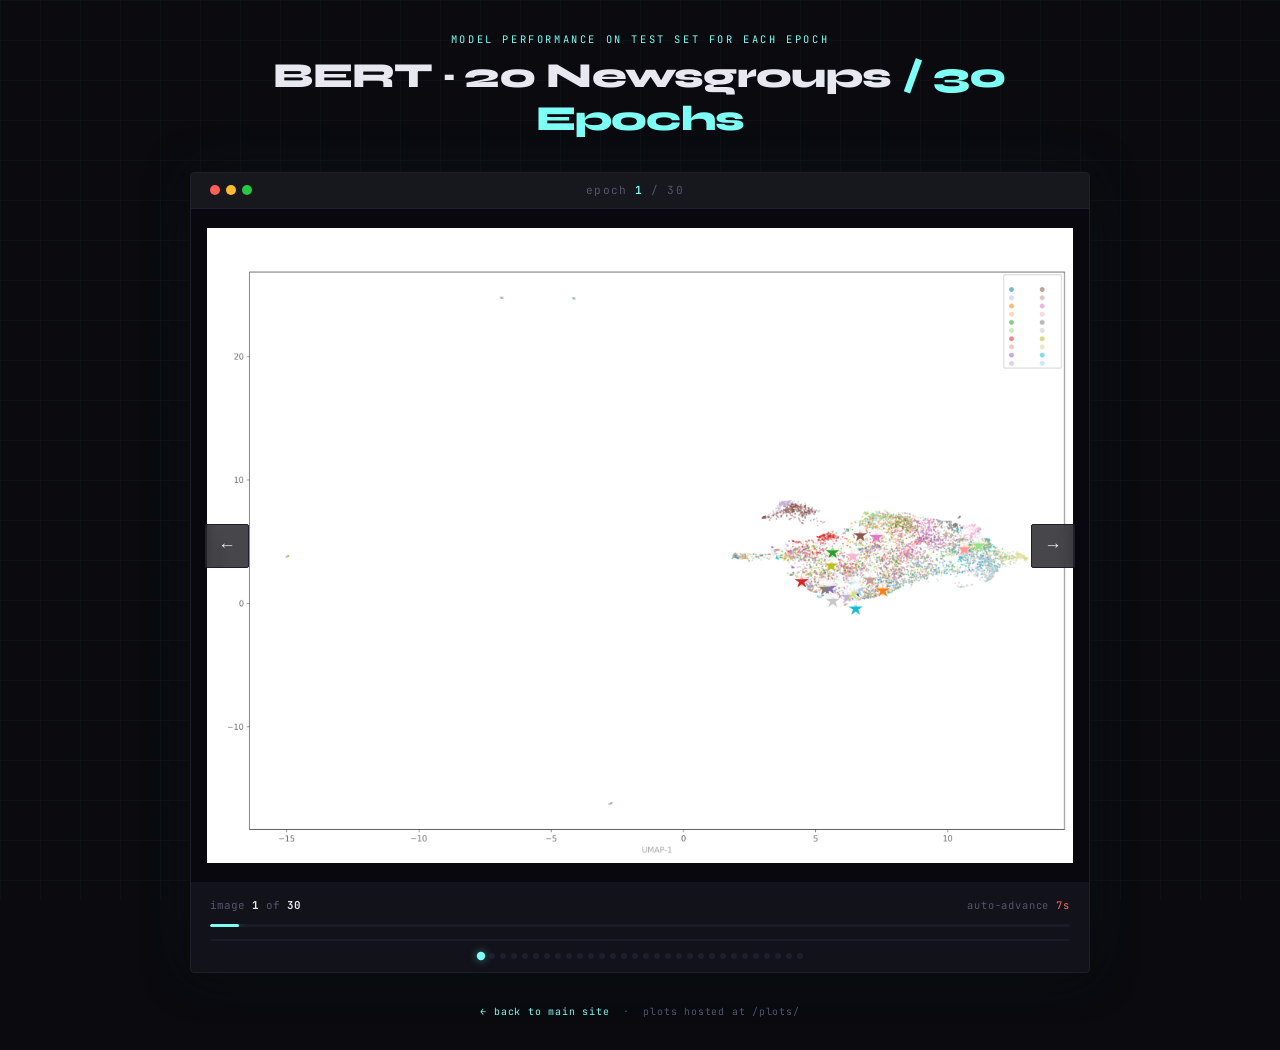
<file: plots/index.html>
<!DOCTYPE html>
<html lang="en">
<head>
  <meta charset="UTF-8" />
  <meta name="viewport" content="width=device-width, initial-scale=1.0"/>
  <title>Training Plots — BERT 20News</title>
  <link href="https://fonts.googleapis.com/css2?family=JetBrains+Mono:wght@300;400;600&family=Syne:wght@400;700;800&display=swap" rel="stylesheet"/>
  <style>
    :root {
      --bg: #0a0a0f;
      --surface: #12121a;
      --border: #1e1e2e;
      --accent: #7efff5;
      --accent2: #ff6b6b;
      --text: #e8e8f0;
      --muted: #555570;
      --progress-bg: #1a1a28;
    }

    *, *::before, *::after { box-sizing: border-box; margin: 0; padding: 0; }

    body {
      background: var(--bg);
      color: var(--text);
      font-family: 'JetBrains Mono', monospace;
      min-height: 100vh;
      display: flex;
      flex-direction: column;
      align-items: center;
      justify-content: center;
      padding: 2rem 1rem;
      position: relative;
      overflow-x: hidden;
    }

    /* Background grid */
    body::before {
      content: '';
      position: fixed;
      inset: 0;
      background-image:
        linear-gradient(rgba(126,255,245,0.03) 1px, transparent 1px),
        linear-gradient(90deg, rgba(126,255,245,0.03) 1px, transparent 1px);
      background-size: 40px 40px;
      pointer-events: none;
      z-index: 0;
    }

    .wrapper {
      position: relative;
      z-index: 1;
      width: 100%;
      max-width: 900px;
      display: flex;
      flex-direction: column;
      align-items: center;
      gap: 2rem;
    }

    /* Header */
    header {
      text-align: center;
    }

    header .label {
      font-size: 0.65rem;
      letter-spacing: 0.25em;
      color: var(--accent);
      text-transform: uppercase;
      margin-bottom: 0.5rem;
    }

    header h1 {
      font-family: 'Syne', sans-serif;
      font-size: clamp(1.4rem, 4vw, 2.2rem);
      font-weight: 800;
      letter-spacing: -0.02em;
      color: var(--text);
    }

    header h1 span {
      color: var(--accent);
    }

    /* Main slide box */
    .slide-box {
      width: 100%;
      background: var(--surface);
      border: 1px solid var(--border);
      border-radius: 4px;
      overflow: hidden;
      position: relative;
      box-shadow: 0 0 60px rgba(126,255,245,0.05), 0 2px 40px rgba(0,0,0,0.6);
    }

    /* Top bar */
    .top-bar {
      display: flex;
      align-items: center;
      justify-content: space-between;
      padding: 0.65rem 1.2rem;
      border-bottom: 1px solid var(--border);
      background: rgba(255,255,255,0.02);
    }

    .top-bar .dots {
      display: flex;
      gap: 6px;
    }
    .top-bar .dot {
      width: 10px; height: 10px;
      border-radius: 50%;
      background: var(--border);
    }
    .top-bar .dot:nth-child(1) { background: #ff5f57; }
    .top-bar .dot:nth-child(2) { background: #febc2e; }
    .top-bar .dot:nth-child(3) { background: #28c840; }

    .top-bar .epoch-label {
      font-size: 0.7rem;
      color: var(--muted);
      letter-spacing: 0.1em;
    }
    .top-bar .epoch-label span {
      color: var(--accent);
      font-weight: 600;
    }

    /* Image container */
    .image-area {
      position: relative;
      width: 100%;
      aspect-ratio: 4/3;
      background: #08080e;
      display: flex;
      align-items: center;
      justify-content: center;
      overflow: hidden;
    }

    .slide-img {
      position: absolute;
      inset: 0;
      width: 100%;
      height: 100%;
      object-fit: contain;
      padding: 1rem;
      opacity: 0;
      transition: opacity 0.45s ease;
      pointer-events: none;
    }

    .slide-img.active {
      opacity: 1;
      pointer-events: auto;
    }

    /* Arrow buttons */
    .arrow {
      position: absolute;
      top: 50%;
      transform: translateY(-50%);
      background: rgba(10,10,15,0.75);
      border: 1px solid var(--border);
      color: var(--text);
      width: 44px; height: 44px;
      border-radius: 2px;
      cursor: pointer;
      display: flex; align-items: center; justify-content: center;
      font-size: 1.1rem;
      transition: background 0.2s, border-color 0.2s, color 0.2s;
      z-index: 10;
      backdrop-filter: blur(4px);
    }
    .arrow:hover {
      background: rgba(126,255,245,0.12);
      border-color: var(--accent);
      color: var(--accent);
    }
    .arrow.left  { left: 14px; }
    .arrow.right { right: 14px; }

    /* Bottom controls */
    .bottom-bar {
      padding: 1rem 1.2rem 0.8rem;
      display: flex;
      flex-direction: column;
      gap: 0.75rem;
    }

    /* Progress bar */
    .progress-track {
      width: 100%;
      height: 3px;
      background: var(--progress-bg);
      border-radius: 2px;
      overflow: hidden;
      position: relative;
    }

    .progress-fill {
      height: 100%;
      background: var(--accent);
      border-radius: 2px;
      transition: width 0.35s ease;
      box-shadow: 0 0 8px rgba(126,255,245,0.5);
    }

    /* Timer bar */
    .timer-track {
      width: 100%;
      height: 2px;
      background: var(--progress-bg);
      border-radius: 2px;
      overflow: hidden;
    }

    .timer-fill {
      height: 100%;
      background: var(--accent2);
      border-radius: 2px;
      width: 100%;
      transform-origin: left;
      box-shadow: 0 0 6px rgba(255,107,107,0.4);
    }

    .timer-fill.running {
      animation: timerDrain 7s linear forwards;
    }

    @keyframes timerDrain {
      from { width: 100%; }
      to   { width: 0%; }
    }

    /* Meta row */
    .meta-row {
      display: flex;
      align-items: center;
      justify-content: space-between;
    }

    .meta-row .counter {
      font-size: 0.68rem;
      color: var(--muted);
    }
    .meta-row .counter strong {
      color: var(--text);
    }

    .meta-row .timer-label {
      font-size: 0.65rem;
      color: var(--muted);
      letter-spacing: 0.08em;
    }
    .meta-row .timer-label span {
      color: var(--accent2);
    }

    /* Dot indicators */
    .dots-row {
      display: flex;
      gap: 5px;
      flex-wrap: wrap;
      justify-content: center;
      padding: 0 0.2rem;
    }

    .dot-ind {
      width: 6px; height: 6px;
      border-radius: 50%;
      background: var(--border);
      cursor: pointer;
      transition: background 0.2s, transform 0.2s;
      border: none;
    }
    .dot-ind.active {
      background: var(--accent);
      transform: scale(1.4);
      box-shadow: 0 0 6px rgba(126,255,245,0.5);
    }
    .dot-ind:hover:not(.active) {
      background: var(--muted);
    }

    /* Footer */
    footer {
      font-size: 0.62rem;
      color: var(--muted);
      letter-spacing: 0.08em;
      text-align: center;
    }
    footer a {
      color: var(--accent);
      text-decoration: none;
    }
    footer a:hover { text-decoration: underline; }
  </style>
</head>
<body>
<div class="wrapper">

  <header>
    <div class="label">Model performance on test set for each epoch</div>
    <h1>BERT · 20 Newsgroups <span>/ 30 Epochs</span></h1>
  </header>

  <div class="slide-box">
    <!-- Mac-style top bar -->
    <div class="top-bar">
      <div class="dots">
        <div class="dot"></div>
        <div class="dot"></div>
        <div class="dot"></div>
      </div>
      <div class="epoch-label">epoch <span id="epochNum">1</span> / 30</div>
      <div style="width:52px"></div>
    </div>

    <!-- Image area -->
    <div class="image-area" id="imageArea">
      <button class="arrow left"  id="btnPrev" aria-label="Previous">&#8592;</button>
      <button class="arrow right" id="btnNext" aria-label="Next">&#8594;</button>
    </div>

    <!-- Bottom controls -->
    <div class="bottom-bar">

      <div class="meta-row">
        <div class="counter">image <strong id="curNum">1</strong> of <strong>30</strong></div>
        <div class="timer-label">auto-advance <span>7s</span></div>
      </div>

      <!-- Epoch progress -->
      <div class="progress-track">
        <div class="progress-fill" id="progressFill" style="width:3.33%"></div>
      </div>

      <!-- Timer drain -->
      <div class="timer-track">
        <div class="timer-fill running" id="timerFill"></div>
      </div>

      <!-- Dot indicators -->
      <div class="dots-row" id="dotsRow"></div>

    </div>
  </div>

  <footer>
    <a href="https://kishor-bhaumik.github.io/">← back to main site</a>
    &nbsp;·&nbsp; plots hosted at /plots/
  </footer>

</div>

<script>
  const TOTAL = 30;
  const DELAY = 7000;
  const BASE  = ''; // same folder — images sit alongside index.html

  let current = 0;
  let timer   = null;

  // Build images
  const imageArea = document.getElementById('imageArea');
  const imgs = [];

  for (let i = 1; i <= TOTAL; i++) {
    const img = document.createElement('img');
    img.src       = `${BASE}20news_bert_epoch_${i}.png`;
    img.alt       = `Epoch ${i} training plot`;
    img.className = 'slide-img' + (i === 1 ? ' active' : '');
    img.loading   = 'lazy';
    // insert before arrows
    imageArea.insertBefore(img, imageArea.querySelector('.arrow.left'));
    imgs.push(img);
  }

  // Build dot indicators
  const dotsRow = document.getElementById('dotsRow');
  const dotEls  = [];
  for (let i = 0; i < TOTAL; i++) {
    const d = document.createElement('button');
    d.className = 'dot-ind' + (i === 0 ? ' active' : '');
    d.setAttribute('aria-label', `Go to epoch ${i+1}`);
    d.addEventListener('click', () => goTo(i));
    dotsRow.appendChild(d);
    dotEls.push(d);
  }

  function goTo(idx) {
    imgs[current].classList.remove('active');
    dotEls[current].classList.remove('active');

    current = ((idx % TOTAL) + TOTAL) % TOTAL;

    imgs[current].classList.add('active');
    dotEls[current].classList.add('active');

    document.getElementById('epochNum').textContent  = current + 1;
    document.getElementById('curNum').textContent    = current + 1;
    document.getElementById('progressFill').style.width = ((current + 1) / TOTAL * 100).toFixed(2) + '%';

    resetTimer();
  }

  function next() { goTo(current + 1); }
  function prev() { goTo(current - 1); }

  function resetTimer() {
    clearInterval(timer);
    // Restart CSS animation by cloning the element
    const fill = document.getElementById('timerFill');
    const clone = fill.cloneNode(true);
    fill.parentNode.replaceChild(clone, clone); // flush
    // force reflow
    void clone.offsetWidth;
    clone.classList.add('running');

    timer = setTimeout(next, DELAY);
  }

  document.getElementById('btnNext').addEventListener('click', next);
  document.getElementById('btnPrev').addEventListener('click', prev);

  // Keyboard support
  document.addEventListener('keydown', e => {
    if (e.key === 'ArrowRight') next();
    if (e.key === 'ArrowLeft')  prev();
  });

  // Start
  resetTimer();
</script>
</body>
</html>
</file>
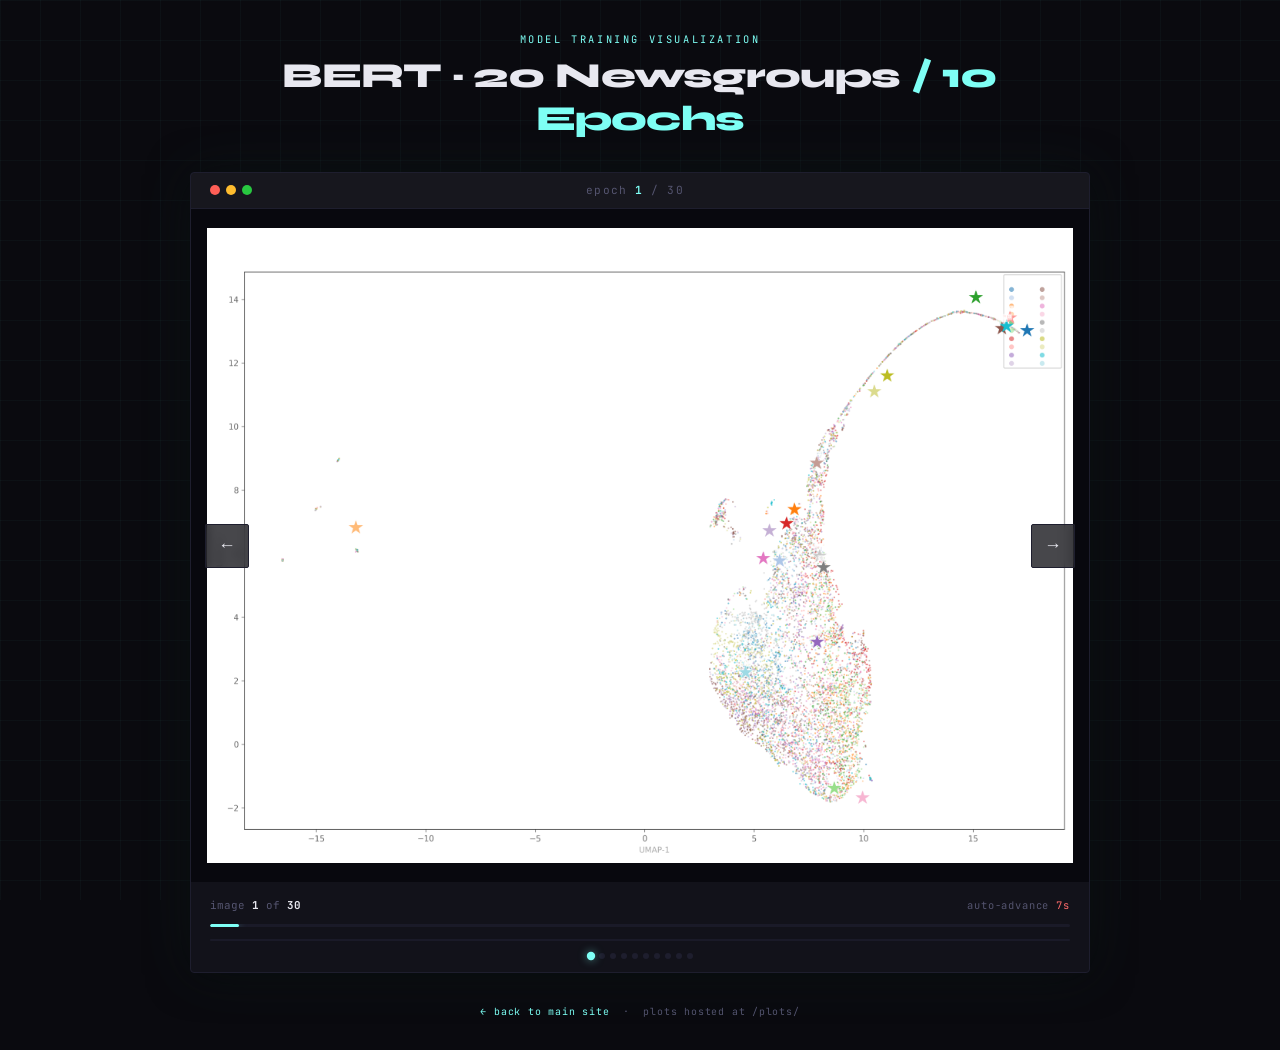
<file: plots_collapse/index.html>
<!DOCTYPE html>
<html lang="en">
<head>
  <meta charset="UTF-8" />
  <meta name="viewport" content="width=device-width, initial-scale=1.0"/>
  <title>Training Plots — BERT 20News</title>
  <link href="https://fonts.googleapis.com/css2?family=JetBrains+Mono:wght@300;400;600&family=Syne:wght@400;700;800&display=swap" rel="stylesheet"/>
  <style>
    :root {
      --bg: #0a0a0f;
      --surface: #12121a;
      --border: #1e1e2e;
      --accent: #7efff5;
      --accent2: #ff6b6b;
      --text: #e8e8f0;
      --muted: #555570;
      --progress-bg: #1a1a28;
    }

    *, *::before, *::after { box-sizing: border-box; margin: 0; padding: 0; }

    body {
      background: var(--bg);
      color: var(--text);
      font-family: 'JetBrains Mono', monospace;
      min-height: 100vh;
      display: flex;
      flex-direction: column;
      align-items: center;
      justify-content: center;
      padding: 2rem 1rem;
      position: relative;
      overflow-x: hidden;
    }

    /* Background grid */
    body::before {
      content: '';
      position: fixed;
      inset: 0;
      background-image:
        linear-gradient(rgba(126,255,245,0.03) 1px, transparent 1px),
        linear-gradient(90deg, rgba(126,255,245,0.03) 1px, transparent 1px);
      background-size: 40px 40px;
      pointer-events: none;
      z-index: 0;
    }

    .wrapper {
      position: relative;
      z-index: 1;
      width: 100%;
      max-width: 900px;
      display: flex;
      flex-direction: column;
      align-items: center;
      gap: 2rem;
    }

    /* Header */
    header {
      text-align: center;
    }

    header .label {
      font-size: 0.65rem;
      letter-spacing: 0.25em;
      color: var(--accent);
      text-transform: uppercase;
      margin-bottom: 0.5rem;
    }

    header h1 {
      font-family: 'Syne', sans-serif;
      font-size: clamp(1.4rem, 4vw, 2.2rem);
      font-weight: 800;
      letter-spacing: -0.02em;
      color: var(--text);
    }

    header h1 span {
      color: var(--accent);
    }

    /* Main slide box */
    .slide-box {
      width: 100%;
      background: var(--surface);
      border: 1px solid var(--border);
      border-radius: 4px;
      overflow: hidden;
      position: relative;
      box-shadow: 0 0 60px rgba(126,255,245,0.05), 0 2px 40px rgba(0,0,0,0.6);
    }

    /* Top bar */
    .top-bar {
      display: flex;
      align-items: center;
      justify-content: space-between;
      padding: 0.65rem 1.2rem;
      border-bottom: 1px solid var(--border);
      background: rgba(255,255,255,0.02);
    }

    .top-bar .dots {
      display: flex;
      gap: 6px;
    }
    .top-bar .dot {
      width: 10px; height: 10px;
      border-radius: 50%;
      background: var(--border);
    }
    .top-bar .dot:nth-child(1) { background: #ff5f57; }
    .top-bar .dot:nth-child(2) { background: #febc2e; }
    .top-bar .dot:nth-child(3) { background: #28c840; }

    .top-bar .epoch-label {
      font-size: 0.7rem;
      color: var(--muted);
      letter-spacing: 0.1em;
    }
    .top-bar .epoch-label span {
      color: var(--accent);
      font-weight: 600;
    }

    /* Image container */
    .image-area {
      position: relative;
      width: 100%;
      aspect-ratio: 4/3;
      background: #08080e;
      display: flex;
      align-items: center;
      justify-content: center;
      overflow: hidden;
    }

    .slide-img {
      position: absolute;
      inset: 0;
      width: 100%;
      height: 100%;
      object-fit: contain;
      padding: 1rem;
      opacity: 0;
      transition: opacity 0.45s ease;
      pointer-events: none;
    }

    .slide-img.active {
      opacity: 1;
      pointer-events: auto;
    }

    /* Arrow buttons */
    .arrow {
      position: absolute;
      top: 50%;
      transform: translateY(-50%);
      background: rgba(10,10,15,0.75);
      border: 1px solid var(--border);
      color: var(--text);
      width: 44px; height: 44px;
      border-radius: 2px;
      cursor: pointer;
      display: flex; align-items: center; justify-content: center;
      font-size: 1.1rem;
      transition: background 0.2s, border-color 0.2s, color 0.2s;
      z-index: 10;
      backdrop-filter: blur(4px);
    }
    .arrow:hover {
      background: rgba(126,255,245,0.12);
      border-color: var(--accent);
      color: var(--accent);
    }
    .arrow.left  { left: 14px; }
    .arrow.right { right: 14px; }

    /* Bottom controls */
    .bottom-bar {
      padding: 1rem 1.2rem 0.8rem;
      display: flex;
      flex-direction: column;
      gap: 0.75rem;
    }

    /* Progress bar */
    .progress-track {
      width: 100%;
      height: 3px;
      background: var(--progress-bg);
      border-radius: 2px;
      overflow: hidden;
      position: relative;
    }

    .progress-fill {
      height: 100%;
      background: var(--accent);
      border-radius: 2px;
      transition: width 0.35s ease;
      box-shadow: 0 0 8px rgba(126,255,245,0.5);
    }

    /* Timer bar */
    .timer-track {
      width: 100%;
      height: 2px;
      background: var(--progress-bg);
      border-radius: 2px;
      overflow: hidden;
    }

    .timer-fill {
      height: 100%;
      background: var(--accent2);
      border-radius: 2px;
      width: 100%;
      transform-origin: left;
      box-shadow: 0 0 6px rgba(255,107,107,0.4);
    }

    .timer-fill.running {
      animation: timerDrain 7s linear forwards;
    }

    @keyframes timerDrain {
      from { width: 100%; }
      to   { width: 0%; }
    }

    /* Meta row */
    .meta-row {
      display: flex;
      align-items: center;
      justify-content: space-between;
    }

    .meta-row .counter {
      font-size: 0.68rem;
      color: var(--muted);
    }
    .meta-row .counter strong {
      color: var(--text);
    }

    .meta-row .timer-label {
      font-size: 0.65rem;
      color: var(--muted);
      letter-spacing: 0.08em;
    }
    .meta-row .timer-label span {
      color: var(--accent2);
    }

    /* Dot indicators */
    .dots-row {
      display: flex;
      gap: 5px;
      flex-wrap: wrap;
      justify-content: center;
      padding: 0 0.2rem;
    }

    .dot-ind {
      width: 6px; height: 6px;
      border-radius: 50%;
      background: var(--border);
      cursor: pointer;
      transition: background 0.2s, transform 0.2s;
      border: none;
    }
    .dot-ind.active {
      background: var(--accent);
      transform: scale(1.4);
      box-shadow: 0 0 6px rgba(126,255,245,0.5);
    }
    .dot-ind:hover:not(.active) {
      background: var(--muted);
    }

    /* Footer */
    footer {
      font-size: 0.62rem;
      color: var(--muted);
      letter-spacing: 0.08em;
      text-align: center;
    }
    footer a {
      color: var(--accent);
      text-decoration: none;
    }
    footer a:hover { text-decoration: underline; }
  </style>
</head>
<body>
<div class="wrapper">

  <header>
    <div class="label">Model Training Visualization</div>
    <h1>BERT · 20 Newsgroups <span>/ 10 Epochs</span></h1>
  </header>

  <div class="slide-box">
    <!-- Mac-style top bar -->
    <div class="top-bar">
      <div class="dots">
        <div class="dot"></div>
        <div class="dot"></div>
        <div class="dot"></div>
      </div>
      <div class="epoch-label">epoch <span id="epochNum">1</span> / 30</div>
      <div style="width:52px"></div>
    </div>

    <!-- Image area -->
    <div class="image-area" id="imageArea">
      <button class="arrow left"  id="btnPrev" aria-label="Previous">&#8592;</button>
      <button class="arrow right" id="btnNext" aria-label="Next">&#8594;</button>
    </div>

    <!-- Bottom controls -->
    <div class="bottom-bar">

      <div class="meta-row">
        <div class="counter">image <strong id="curNum">1</strong> of <strong>30</strong></div>
        <div class="timer-label">auto-advance <span>7s</span></div>
      </div>

      <!-- Epoch progress -->
      <div class="progress-track">
        <div class="progress-fill" id="progressFill" style="width:3.33%"></div>
      </div>

      <!-- Timer drain -->
      <div class="timer-track">
        <div class="timer-fill running" id="timerFill"></div>
      </div>

      <!-- Dot indicators -->
      <div class="dots-row" id="dotsRow"></div>

    </div>
  </div>

  <footer>
    <a href="https://kishor-bhaumik.github.io/">← back to main site</a>
    &nbsp;·&nbsp; plots hosted at /plots/
  </footer>

</div>

<script>
  const TOTAL = 10;
  const DELAY = 7000;
  const BASE  = ''; // same folder — images sit alongside index.html

  let current = 0;
  let timer   = null;

  // Build images
  const imageArea = document.getElementById('imageArea');
  const imgs = [];

  for (let i = 1; i <= TOTAL; i++) {
    const img = document.createElement('img');
    img.src       = `${BASE}20news_bert_epoch_${i}.png`;
    img.alt       = `Epoch ${i} training plot`;
    img.className = 'slide-img' + (i === 1 ? ' active' : '');
    img.loading   = 'lazy';
    // insert before arrows
    imageArea.insertBefore(img, imageArea.querySelector('.arrow.left'));
    imgs.push(img);
  }

  // Build dot indicators
  const dotsRow = document.getElementById('dotsRow');
  const dotEls  = [];
  for (let i = 0; i < TOTAL; i++) {
    const d = document.createElement('button');
    d.className = 'dot-ind' + (i === 0 ? ' active' : '');
    d.setAttribute('aria-label', `Go to epoch ${i+1}`);
    d.addEventListener('click', () => goTo(i));
    dotsRow.appendChild(d);
    dotEls.push(d);
  }

  function goTo(idx) {
    imgs[current].classList.remove('active');
    dotEls[current].classList.remove('active');

    current = ((idx % TOTAL) + TOTAL) % TOTAL;

    imgs[current].classList.add('active');
    dotEls[current].classList.add('active');

    document.getElementById('epochNum').textContent  = current + 1;
    document.getElementById('curNum').textContent    = current + 1;
    document.getElementById('progressFill').style.width = ((current + 1) / TOTAL * 100).toFixed(2) + '%';

    resetTimer();
  }

  function next() { goTo(current + 1); }
  function prev() { goTo(current - 1); }

  function resetTimer() {
    clearInterval(timer);
    // Restart CSS animation by cloning the element
    const fill = document.getElementById('timerFill');
    const clone = fill.cloneNode(true);
    fill.parentNode.replaceChild(clone, clone); // flush
    // force reflow
    void clone.offsetWidth;
    clone.classList.add('running');

    timer = setTimeout(next, DELAY);
  }

  document.getElementById('btnNext').addEventListener('click', next);
  document.getElementById('btnPrev').addEventListener('click', prev);

  // Keyboard support
  document.addEventListener('keydown', e => {
    if (e.key === 'ArrowRight') next();
    if (e.key === 'ArrowLeft')  prev();
  });

  // Start
  resetTimer();
</script>
</body>
</html>
</file>
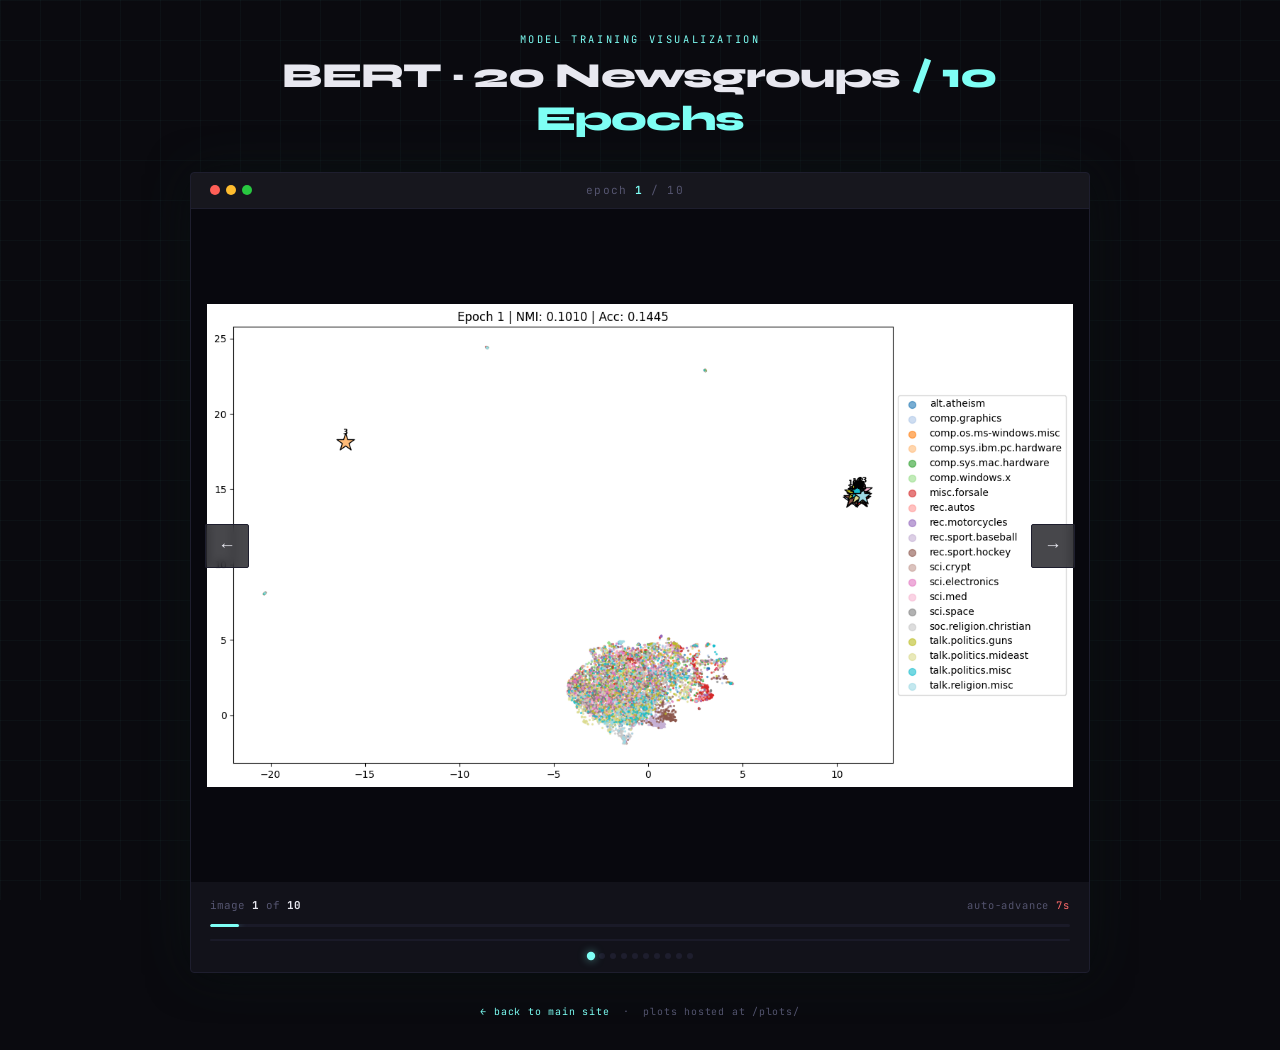
<file: plots_dkm/index.html>
<!DOCTYPE html>
<html lang="en">
<head>
  <meta charset="UTF-8" />
  <meta name="viewport" content="width=device-width, initial-scale=1.0"/>
  <title>Training Plots — BERT 20News</title>
  <link href="https://fonts.googleapis.com/css2?family=JetBrains+Mono:wght@300;400;600&family=Syne:wght@400;700;800&display=swap" rel="stylesheet"/>
  <style>
    :root {
      --bg: #0a0a0f;
      --surface: #12121a;
      --border: #1e1e2e;
      --accent: #7efff5;
      --accent2: #ff6b6b;
      --text: #e8e8f0;
      --muted: #555570;
      --progress-bg: #1a1a28;
    }

    *, *::before, *::after { box-sizing: border-box; margin: 0; padding: 0; }

    body {
      background: var(--bg);
      color: var(--text);
      font-family: 'JetBrains Mono', monospace;
      min-height: 100vh;
      display: flex;
      flex-direction: column;
      align-items: center;
      justify-content: center;
      padding: 2rem 1rem;
      position: relative;
      overflow-x: hidden;
    }

    /* Background grid */
    body::before {
      content: '';
      position: fixed;
      inset: 0;
      background-image:
        linear-gradient(rgba(126,255,245,0.03) 1px, transparent 1px),
        linear-gradient(90deg, rgba(126,255,245,0.03) 1px, transparent 1px);
      background-size: 40px 40px;
      pointer-events: none;
      z-index: 0;
    }

    .wrapper {
      position: relative;
      z-index: 1;
      width: 100%;
      max-width: 900px;
      display: flex;
      flex-direction: column;
      align-items: center;
      gap: 2rem;
    }

    /* Header */
    header {
      text-align: center;
    }

    header .label {
      font-size: 0.65rem;
      letter-spacing: 0.25em;
      color: var(--accent);
      text-transform: uppercase;
      margin-bottom: 0.5rem;
    }

    header h1 {
      font-family: 'Syne', sans-serif;
      font-size: clamp(1.4rem, 4vw, 2.2rem);
      font-weight: 800;
      letter-spacing: -0.02em;
      color: var(--text);
    }

    header h1 span {
      color: var(--accent);
    }

    /* Main slide box */
    .slide-box {
      width: 100%;
      background: var(--surface);
      border: 1px solid var(--border);
      border-radius: 4px;
      overflow: hidden;
      position: relative;
      box-shadow: 0 0 60px rgba(126,255,245,0.05), 0 2px 40px rgba(0,0,0,0.6);
    }

    /* Top bar */
    .top-bar {
      display: flex;
      align-items: center;
      justify-content: space-between;
      padding: 0.65rem 1.2rem;
      border-bottom: 1px solid var(--border);
      background: rgba(255,255,255,0.02);
    }

    .top-bar .dots {
      display: flex;
      gap: 6px;
    }
    .top-bar .dot {
      width: 10px; height: 10px;
      border-radius: 50%;
      background: var(--border);
    }
    .top-bar .dot:nth-child(1) { background: #ff5f57; }
    .top-bar .dot:nth-child(2) { background: #febc2e; }
    .top-bar .dot:nth-child(3) { background: #28c840; }

    .top-bar .epoch-label {
      font-size: 0.7rem;
      color: var(--muted);
      letter-spacing: 0.1em;
    }
    .top-bar .epoch-label span {
      color: var(--accent);
      font-weight: 600;
    }

    /* Image container */
    .image-area {
      position: relative;
      width: 100%;
      aspect-ratio: 4/3;
      background: #08080e;
      display: flex;
      align-items: center;
      justify-content: center;
      overflow: hidden;
    }

    .slide-img {
      position: absolute;
      inset: 0;
      width: 100%;
      height: 100%;
      object-fit: contain;
      padding: 1rem;
      opacity: 0;
      transition: opacity 0.45s ease;
      pointer-events: none;
    }

    .slide-img.active {
      opacity: 1;
      pointer-events: auto;
    }

    /* Arrow buttons */
    .arrow {
      position: absolute;
      top: 50%;
      transform: translateY(-50%);
      background: rgba(10,10,15,0.75);
      border: 1px solid var(--border);
      color: var(--text);
      width: 44px; height: 44px;
      border-radius: 2px;
      cursor: pointer;
      display: flex; align-items: center; justify-content: center;
      font-size: 1.1rem;
      transition: background 0.2s, border-color 0.2s, color 0.2s;
      z-index: 10;
      backdrop-filter: blur(4px);
    }
    .arrow:hover {
      background: rgba(126,255,245,0.12);
      border-color: var(--accent);
      color: var(--accent);
    }
    .arrow.left  { left: 14px; }
    .arrow.right { right: 14px; }

    /* Bottom controls */
    .bottom-bar {
      padding: 1rem 1.2rem 0.8rem;
      display: flex;
      flex-direction: column;
      gap: 0.75rem;
    }

    /* Progress bar */
    .progress-track {
      width: 100%;
      height: 3px;
      background: var(--progress-bg);
      border-radius: 2px;
      overflow: hidden;
      position: relative;
    }

    .progress-fill {
      height: 100%;
      background: var(--accent);
      border-radius: 2px;
      transition: width 0.35s ease;
      box-shadow: 0 0 8px rgba(126,255,245,0.5);
    }

    /* Timer bar */
    .timer-track {
      width: 100%;
      height: 2px;
      background: var(--progress-bg);
      border-radius: 2px;
      overflow: hidden;
    }

    .timer-fill {
      height: 100%;
      background: var(--accent2);
      border-radius: 2px;
      width: 100%;
      transform-origin: left;
      box-shadow: 0 0 6px rgba(255,107,107,0.4);
    }

    .timer-fill.running {
      animation: timerDrain 7s linear forwards;
    }

    @keyframes timerDrain {
      from { width: 100%; }
      to   { width: 0%; }
    }

    /* Meta row */
    .meta-row {
      display: flex;
      align-items: center;
      justify-content: space-between;
    }

    .meta-row .counter {
      font-size: 0.68rem;
      color: var(--muted);
    }
    .meta-row .counter strong {
      color: var(--text);
    }

    .meta-row .timer-label {
      font-size: 0.65rem;
      color: var(--muted);
      letter-spacing: 0.08em;
    }
    .meta-row .timer-label span {
      color: var(--accent2);
    }

    /* Dot indicators */
    .dots-row {
      display: flex;
      gap: 5px;
      flex-wrap: wrap;
      justify-content: center;
      padding: 0 0.2rem;
    }

    .dot-ind {
      width: 6px; height: 6px;
      border-radius: 50%;
      background: var(--border);
      cursor: pointer;
      transition: background 0.2s, transform 0.2s;
      border: none;
    }
    .dot-ind.active {
      background: var(--accent);
      transform: scale(1.4);
      box-shadow: 0 0 6px rgba(126,255,245,0.5);
    }
    .dot-ind:hover:not(.active) {
      background: var(--muted);
    }

    /* Footer */
    footer {
      font-size: 0.62rem;
      color: var(--muted);
      letter-spacing: 0.08em;
      text-align: center;
    }
    footer a {
      color: var(--accent);
      text-decoration: none;
    }
    footer a:hover { text-decoration: underline; }
  </style>
</head>
<body>
<div class="wrapper">

  <header>
    <div class="label">Model Training Visualization</div>
    <h1>BERT · 20 Newsgroups <span>/ 10 Epochs</span></h1>
  </header>

  <div class="slide-box">
    <!-- Mac-style top bar -->
    <div class="top-bar">
      <div class="dots">
        <div class="dot"></div>
        <div class="dot"></div>
        <div class="dot"></div>
      </div>
      <div class="epoch-label">epoch <span id="epochNum">1</span> / 10</div>
      <div style="width:52px"></div>
    </div>

    <!-- Image area -->
    <div class="image-area" id="imageArea">
      <button class="arrow left"  id="btnPrev" aria-label="Previous">&#8592;</button>
      <button class="arrow right" id="btnNext" aria-label="Next">&#8594;</button>
    </div>

    <!-- Bottom controls -->
    <div class="bottom-bar">

      <div class="meta-row">
        <div class="counter">image <strong id="curNum">1</strong> of <strong>10</strong></div>
        <div class="timer-label">auto-advance <span>7s</span></div>
      </div>

      <!-- Epoch progress -->
      <div class="progress-track">
        <div class="progress-fill" id="progressFill" style="width:3.33%"></div>
      </div>

      <!-- Timer drain -->
      <div class="timer-track">
        <div class="timer-fill running" id="timerFill"></div>
      </div>

      <!-- Dot indicators -->
      <div class="dots-row" id="dotsRow"></div>

    </div>
  </div>

  <footer>
    <a href="https://kishor-bhaumik.github.io/">← back to main site</a>
    &nbsp;·&nbsp; plots hosted at /plots/
  </footer>

</div>

<script>
  const TOTAL = 10;
  const DELAY = 7000;
  const BASE  = ''; // same folder — images sit alongside index.html

  let current = 0;
  let timer   = null;

  // Build images
  const imageArea = document.getElementById('imageArea');
  const imgs = [];

  for (let i = 1; i <= TOTAL; i++) {
    const img = document.createElement('img');
    img.src       = `${BASE}umap_epoch_${i}.png`;
    img.alt       = `Epoch ${i} training plot`;
    img.className = 'slide-img' + (i === 1 ? ' active' : '');
    img.loading   = 'lazy';
    // insert before arrows
    imageArea.insertBefore(img, imageArea.querySelector('.arrow.left'));
    imgs.push(img);
  }

  // Build dot indicators
  const dotsRow = document.getElementById('dotsRow');
  const dotEls  = [];
  for (let i = 0; i < TOTAL; i++) {
    const d = document.createElement('button');
    d.className = 'dot-ind' + (i === 0 ? ' active' : '');
    d.setAttribute('aria-label', `Go to epoch ${i+1}`);
    d.addEventListener('click', () => goTo(i));
    dotsRow.appendChild(d);
    dotEls.push(d);
  }

  function goTo(idx) {
    imgs[current].classList.remove('active');
    dotEls[current].classList.remove('active');

    current = ((idx % TOTAL) + TOTAL) % TOTAL;

    imgs[current].classList.add('active');
    dotEls[current].classList.add('active');

    document.getElementById('epochNum').textContent  = current + 1;
    document.getElementById('curNum').textContent    = current + 1;
    document.getElementById('progressFill').style.width = ((current + 1) / TOTAL * 100).toFixed(2) + '%';

    resetTimer();
  }

  function next() { goTo(current + 1); }
  function prev() { goTo(current - 1); }

  function resetTimer() {
    clearInterval(timer);
    // Restart CSS animation by cloning the element
    const fill = document.getElementById('timerFill');
    const clone = fill.cloneNode(true);
    fill.parentNode.replaceChild(clone, clone); // flush
    // force reflow
    void clone.offsetWidth;
    clone.classList.add('running');

    timer = setTimeout(next, DELAY);
  }

  document.getElementById('btnNext').addEventListener('click', next);
  document.getElementById('btnPrev').addEventListener('click', prev);

  // Keyboard support
  document.addEventListener('keydown', e => {
    if (e.key === 'ArrowRight') next();
    if (e.key === 'ArrowLeft')  prev();
  });

  // Start
  resetTimer();
</script>
</body>
</html>
</file>
